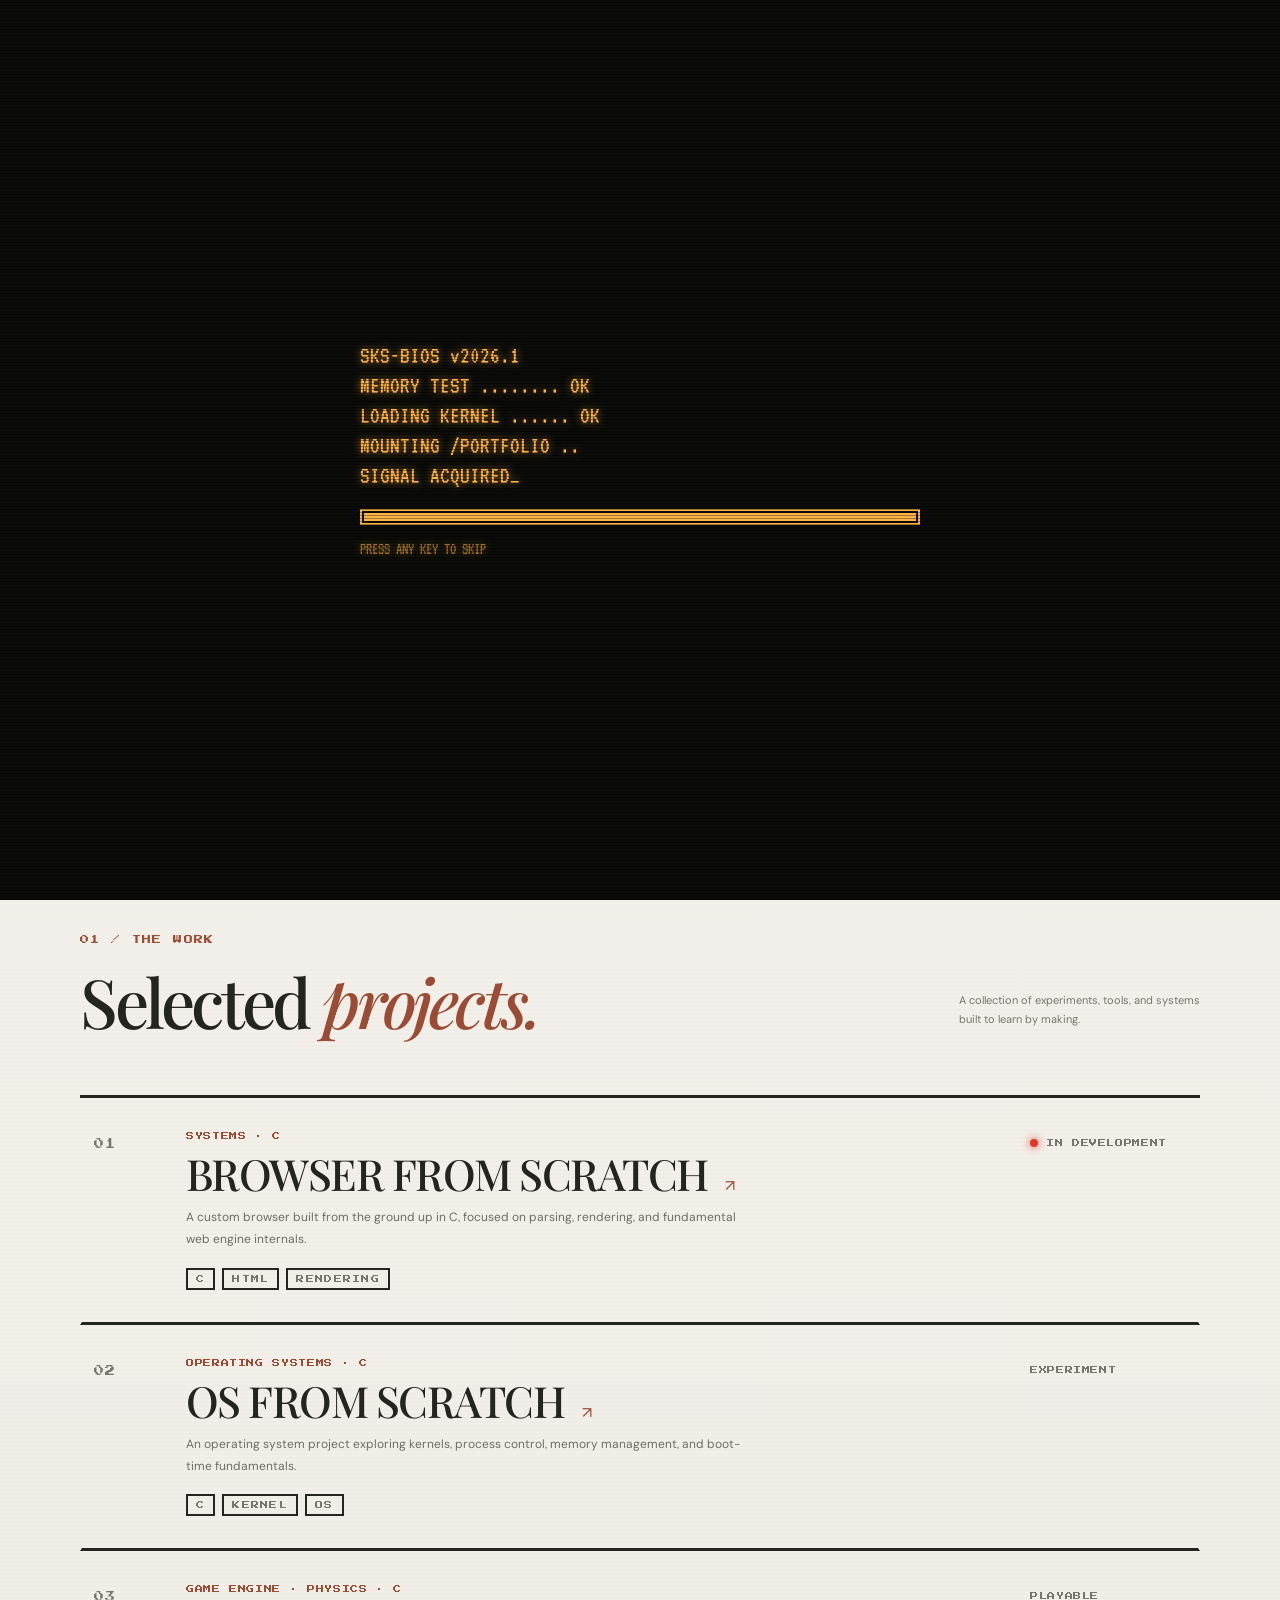
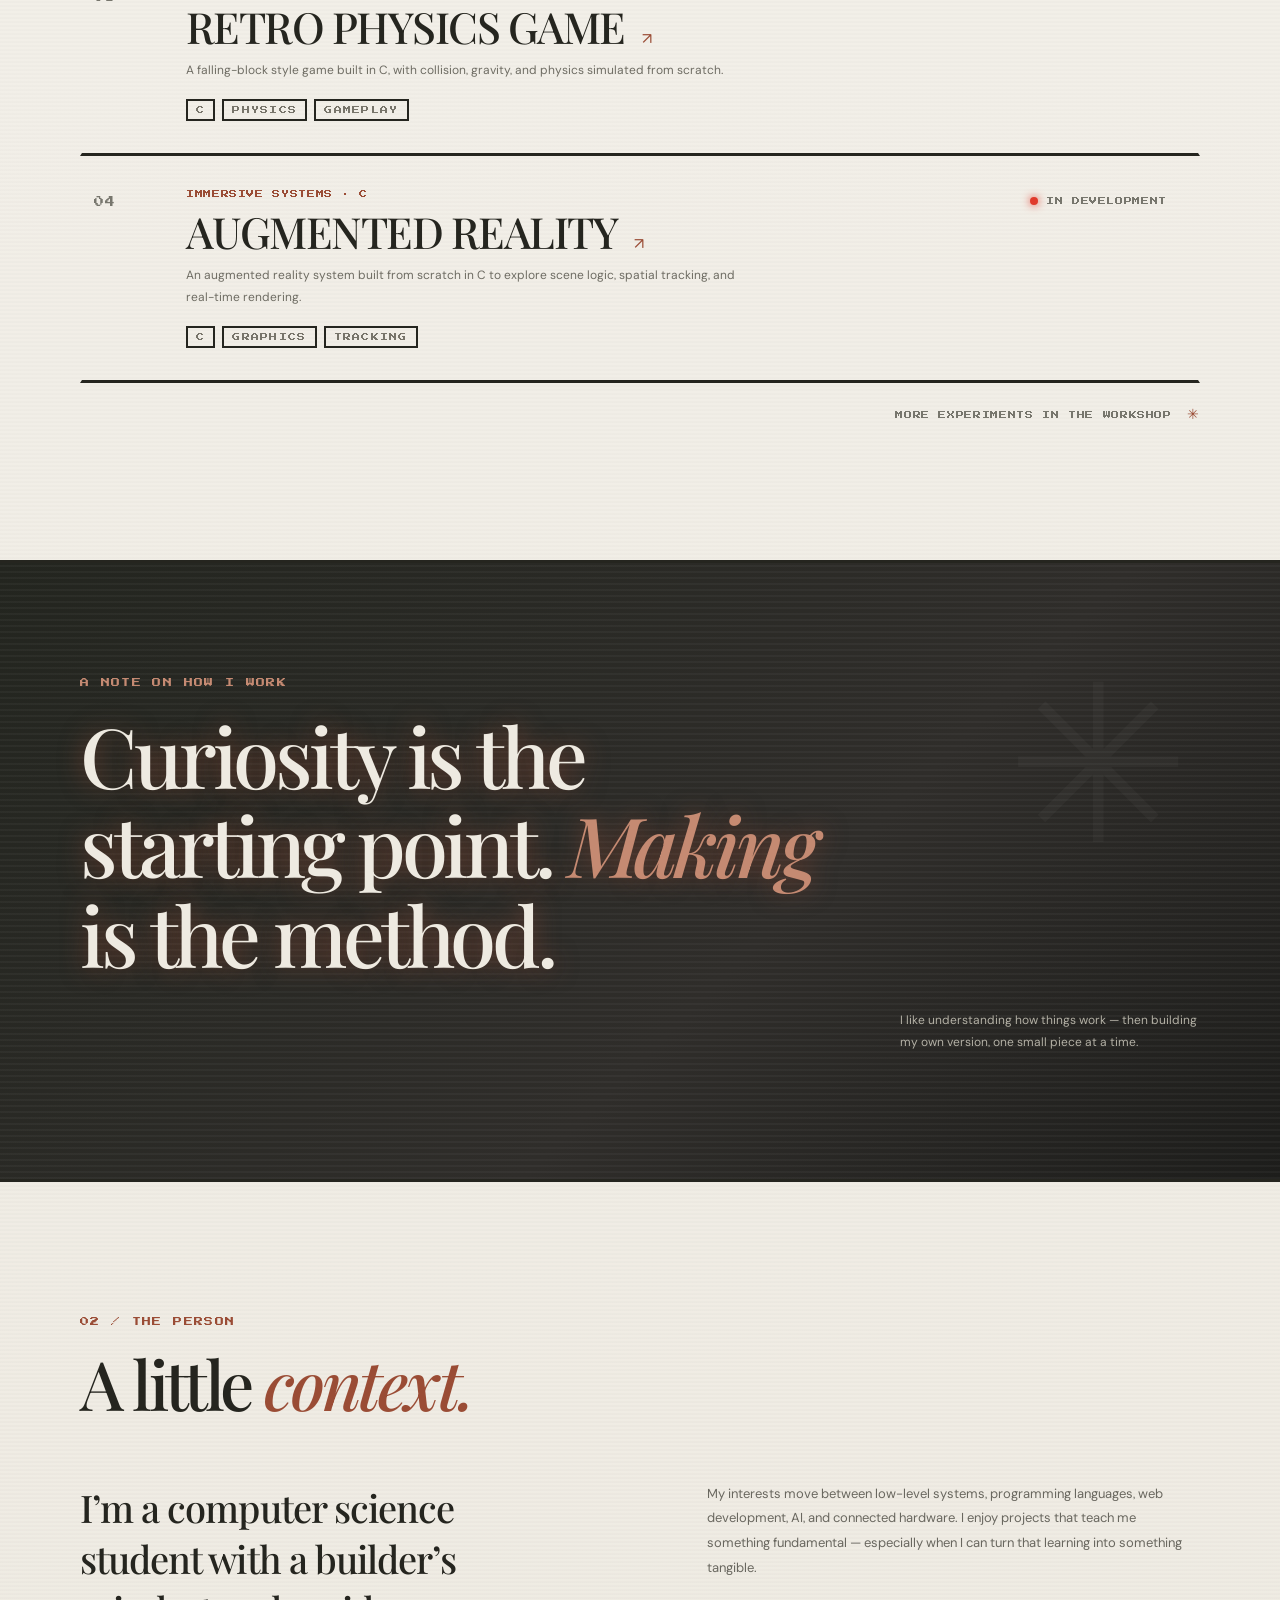
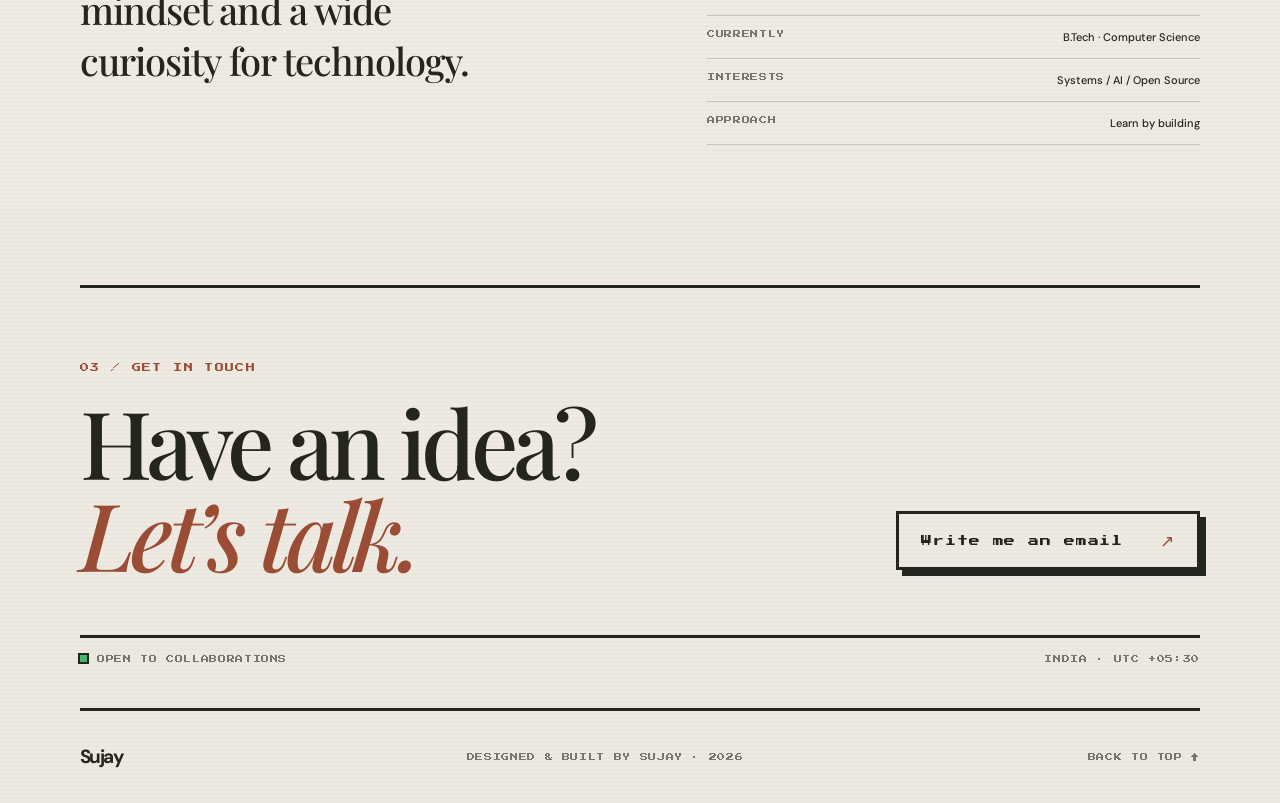
<file: index.html>
<!doctype html>
<html lang="en">
<head>
  <meta charset="UTF-8">
  <meta name="viewport" content="width=device-width, initial-scale=1.0">
  <meta name="theme-color" content="#eeeae1">
  <meta name="description" content="Sujay Kumar Samal — developer, builder, and curious mind. Explore selected projects and experiments.">
  <title>Sujay Kumar Samal — Portfolio</title>
  <link rel="preconnect" href="https://fonts.googleapis.com">
  <link rel="preconnect" href="https://fonts.gstatic.com" crossorigin>
  <link href="https://fonts.googleapis.com/css2?family=DM+Mono:wght@400;500&family=DM+Sans:wght@400;500;600;700&family=Playfair+Display:wght@500;600;700&family=Press+Start+2P&family=VT323&display=swap" rel="stylesheet">
  <link rel="stylesheet" href="style.css">
  <link rel="stylesheet" href="retro.css">
  <script>try{if(!sessionStorage.getItem("sks-booted")&&!matchMedia("(prefers-reduced-motion: reduce)").matches)document.documentElement.classList.add("booting")}catch(e){}</script>
</head>
<body>

  <div class="grain" aria-hidden="true"></div>
  <header class="topbar">
    <a class="wordmark" href="#home" aria-label="Sujay home"><span class="wordmark-name">Sujay</span></a>
    <nav aria-label="Main navigation">
      <a href="#work">Selected work</a>
      <a href="#about">About</a>
      <a href="#contact">Contact</a>
    </nav>
    <div class="header-actions">
      <div class="theme-picker">
        <button class="theme-trigger mono" type="button" aria-expanded="false" aria-controls="theme-options">
          <span class="theme-swatch" aria-hidden="true"></span><span class="theme-current">BEIGE</span><span class="theme-chevron">⌄</span>
        </button>
        <div class="theme-options" id="theme-options" role="group" aria-label="Choose website theme">
          <button type="button" data-theme="beige" aria-pressed="true"><i class="swatch beige"></i>Beige</button>
          <button type="button" data-theme="wine" aria-pressed="false"><i class="swatch wine"></i>Wine</button>
          <button type="button" data-theme="forest" aria-pressed="false"><i class="swatch forest"></i>Forest</button>
          <button type="button" data-theme="midnight" aria-pressed="false"><i class="swatch midnight"></i>Midnight</button>
          <button type="button" data-theme="slate" aria-pressed="false"><i class="swatch slate"></i>Slate</button>
          <button type="button" data-theme="plum" aria-pressed="false"><i class="swatch plum"></i>Plum</button>
        </div>
      </div>
      <a class="availability" href="mailto:sujaykrsamal@gmail.com"><span class="status-dot"></span> Open to opportunities</a>
    </div>
    <button class="menu-toggle" aria-label="Open menu" aria-expanded="false">☰</button>
  </header>

  <main>
    <section class="hero section-wrap" id="home">
      <div class="hero-meta mono reveal"><span>PORTFOLIO / 2026</span><span>INDEPENDENT DEVELOPER</span></div>
      <div class="hero-copy">
        <p class="eyebrow reveal">HELLO, I'M SUJAY KUMAR SAMAL</p>
        <h1 class="reveal">I build things<br><em>that make sense.</em></h1>
        <div class="hero-bottom reveal">
          <p class="intro">A computer science student exploring software, systems, and the space between a curious idea and a working product.</p>
          <a class="round-link" href="#work" aria-label="Explore selected work"><span>↓</span></a>
        </div>
        <div class="hero-stats reveal" aria-label="Quick stats about Sujay">
          <div><span class="mono">04</span><small>Active experiments</small></div>
          <div><span class="mono">C / C++ / WEB / AI</span><small>Core stack</small></div>
          <div><span class="mono">2026</span><small>Building in public</small></div>
        </div>
      </div>
      <div class="hero-rule"></div>
      <div class="hero-foot mono reveal"><span>BASED IN INDIA</span><span>BUILDING WITH C · C++ · WEB · AI</span></div>
      <div class="orbit-mark" aria-hidden="true"><span>DESIGN</span><b>✳</b><span>ENGINEER</span></div>
    </section>

    <section class="work section-wrap" id="work">
      <div class="section-heading reveal">
        <div><p class="eyebrow">01 / THE WORK</p><h2>Selected <em>projects.</em></h2></div>
        <p class="section-note">A collection of experiments, tools, and systems<br>built to learn by making.</p>
      </div>
      <div class="project-list">

        <a class="project reveal" href="project.html?id=browser" data-project="browser">
          <div class="project-index mono">01</div>
          <div class="project-main">
            <div class="project-kicker mono">SYSTEMS · C</div>
            <h3>BROWSER FROM SCRATCH <span class="project-mark">↗</span></h3>
            <p>A custom browser built from the ground up in C, focused on parsing, rendering, and fundamental web engine internals.</p>
            <div class="tags">
              <span>C</span>
              <span>HTML</span>
              <span>RENDERING</span>
            </div>
          </div>
          <div class="project-side">
            <span class="project-status">IN DEVELOPMENT</span>
            <span class="project-arrow">↗</span>
          </div>
        </a>

        <a class="project reveal" href="project.html?id=os" data-project="os">
          <div class="project-index mono">02</div>
          <div class="project-main">
            <div class="project-kicker mono">OPERATING SYSTEMS · C</div>
            <h3>OS FROM SCRATCH <span class="project-mark">↗</span></h3>
            <p>An operating system project exploring kernels, process control, memory management, and boot-time fundamentals.</p>
            <div class="tags">
              <span>C</span>
              <span>KERNEL</span>
              <span>OS</span>
            </div>
          </div>
          <div class="project-side">
            <span class="project-status">EXPERIMENT</span>
            <span class="project-arrow">↗</span>
          </div>
        </a>

        <a class="project reveal" href="project.html?id=game" data-project="game">
          <div class="project-index mono">03</div>
          <div class="project-main">
            <div class="project-kicker mono">GAME ENGINE · PHYSICS · C</div>
            <h3>RETRO PHYSICS GAME <span class="project-mark">↗</span></h3>
            <p>A falling-block style game built in C, with collision, gravity, and physics simulated from scratch.</p>
            <div class="tags">
              <span>C</span>
              <span>PHYSICS</span>
              <span>GAMEPLAY</span>
            </div>
          </div>
          <div class="project-side">
            <span class="project-status">PLAYABLE</span>
            <span class="project-arrow">↗</span>
          </div>
        </a>

        <a class="project reveal" href="project.html?id=ar" data-project="ar">
          <div class="project-index mono">04</div>
          <div class="project-main">
            <div class="project-kicker mono">IMMERSIVE SYSTEMS · C</div>
            <h3>AUGMENTED REALITY <span class="project-mark">↗</span></h3>
            <p>An augmented reality system built from scratch in C to explore scene logic, spatial tracking, and real-time rendering.</p>
            <div class="tags">
              <span>C</span>
              <span>GRAPHICS</span>
              <span>TRACKING</span>
            </div>
          </div>
          <div class="project-side">
            <span class="project-status">IN DEVELOPMENT</span>
            <span class="project-arrow">↗</span>
          </div>
        </a>

      </div>
      <p class="work-foot mono">MORE EXPERIMENTS IN THE WORKSHOP <span>✳</span></p>
    </section>

    <section class="statement">
      <div class="section-wrap statement-inner reveal">
        <p class="eyebrow">A NOTE ON HOW I WORK</p>
        <h2>Curiosity is the<br>starting point. <em>Making</em><br>is the method.</h2>
        <p class="statement-caption">I like understanding how things work — then building my own version, one small piece at a time.</p>
      </div>
    </section>

    <section class="about section-wrap" id="about">
      <div class="section-heading reveal">
        <div><p class="eyebrow">02 / THE PERSON</p><h2>A little <em>context.</em></h2></div>
      </div>
      <div class="about-grid">
        <p class="about-lead reveal">I’m a computer science student with a builder’s mindset and a wide curiosity for technology.</p>
        <div class="about-detail reveal">
          <p>My interests move between low-level systems, programming languages, web development, AI, and connected hardware. I enjoy projects that teach me something fundamental — especially when I can turn that learning into something tangible.</p>
          <div class="facts">
            <div><span class="mono">CURRENTLY</span><b>B.Tech · Computer Science</b></div>
            <div><span class="mono">INTERESTS</span><b>Systems / AI / Open Source</b></div>
            <div><span class="mono">APPROACH</span><b>Learn by building</b></div>
          </div>
        </div>
      </div>
    </section>

    <section class="contact section-wrap" id="contact">
      <p class="eyebrow reveal">03 / GET IN TOUCH</p>
      <div class="contact-row reveal">
        <h2>Have an idea?<br><em>Let’s talk.</em></h2>
        <a class="contact-button" href="mailto:sujaykrsamal@gmail.com">Write me an email <span>↗</span></a>
      </div>
      <div class="contact-bottom mono reveal"><span class="availability-copy" aria-label="OPEN TO COLLABORATIONS & OPPORTUNITIES"><span class="typing-text" aria-hidden="true">OPEN TO COLLABORATIONS &amp; OPPORTUNITIES</span></span><span>INDIA · UTC +05:30</span></div>
    </section>
  </main>

  <footer class="footer section-wrap">
    <a class="wordmark" href="#home">Sujay</a>
    <span class="mono">DESIGNED & BUILT BY SUJAY · 2026</span>
    <a class="back-top mono" href="#home">BACK TO TOP ↑</a>
  </footer>

  <dialog class="project-dialog" aria-labelledby="dialog-title">
    <button class="dialog-close" aria-label="Close project details">×</button>
    <p class="eyebrow mono" id="dialog-kicker">PROJECT NOTES</p>
    <h2 id="dialog-title">Project</h2>
    <p id="dialog-description"></p>
    <div class="dialog-footer mono"><span id="dialog-stack"></span><span>PROJECT NOTES / 2026</span></div>
    <div class="dialog-actions"><a id="dialog-link" href="project.html?id=ar">Read the full case study</a></div>
  </dialog>
  <script src="script.js"></script>
  <script src="retro.js"></script>
</body>
</html>
</file>
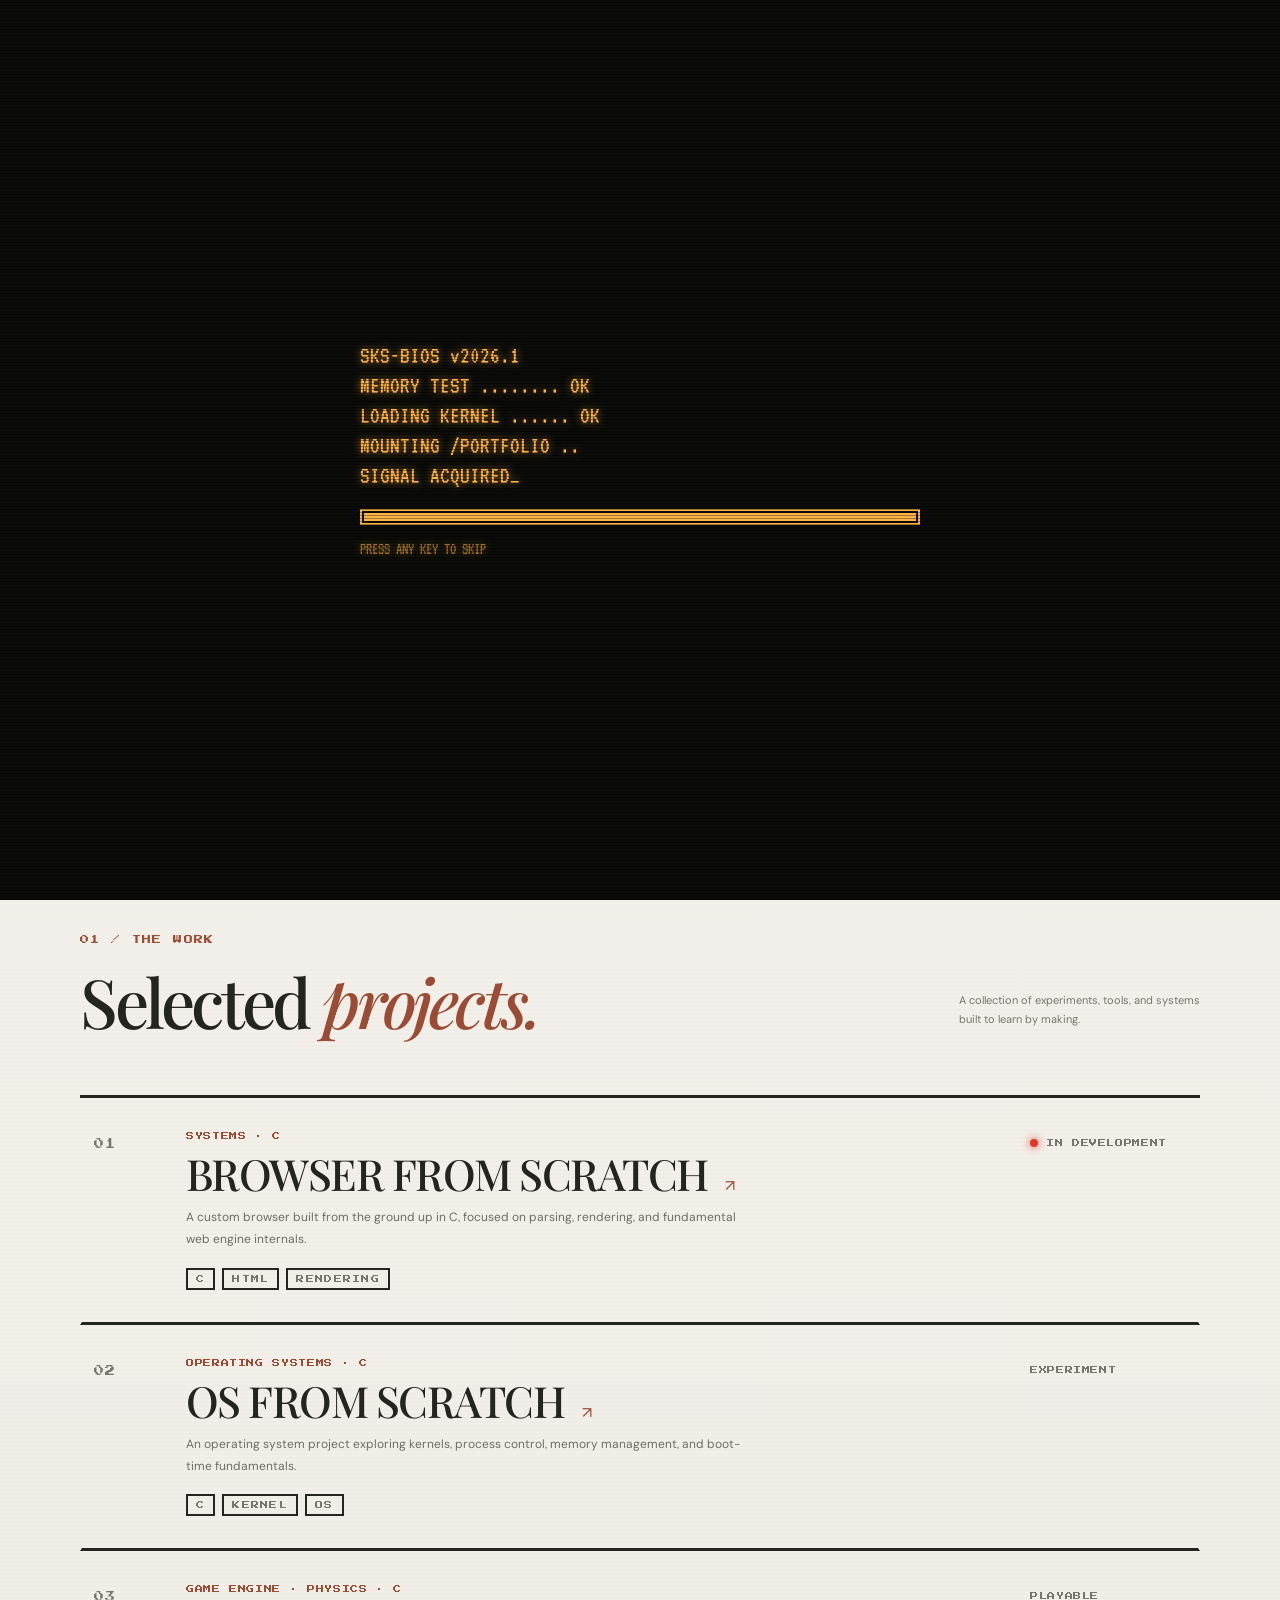
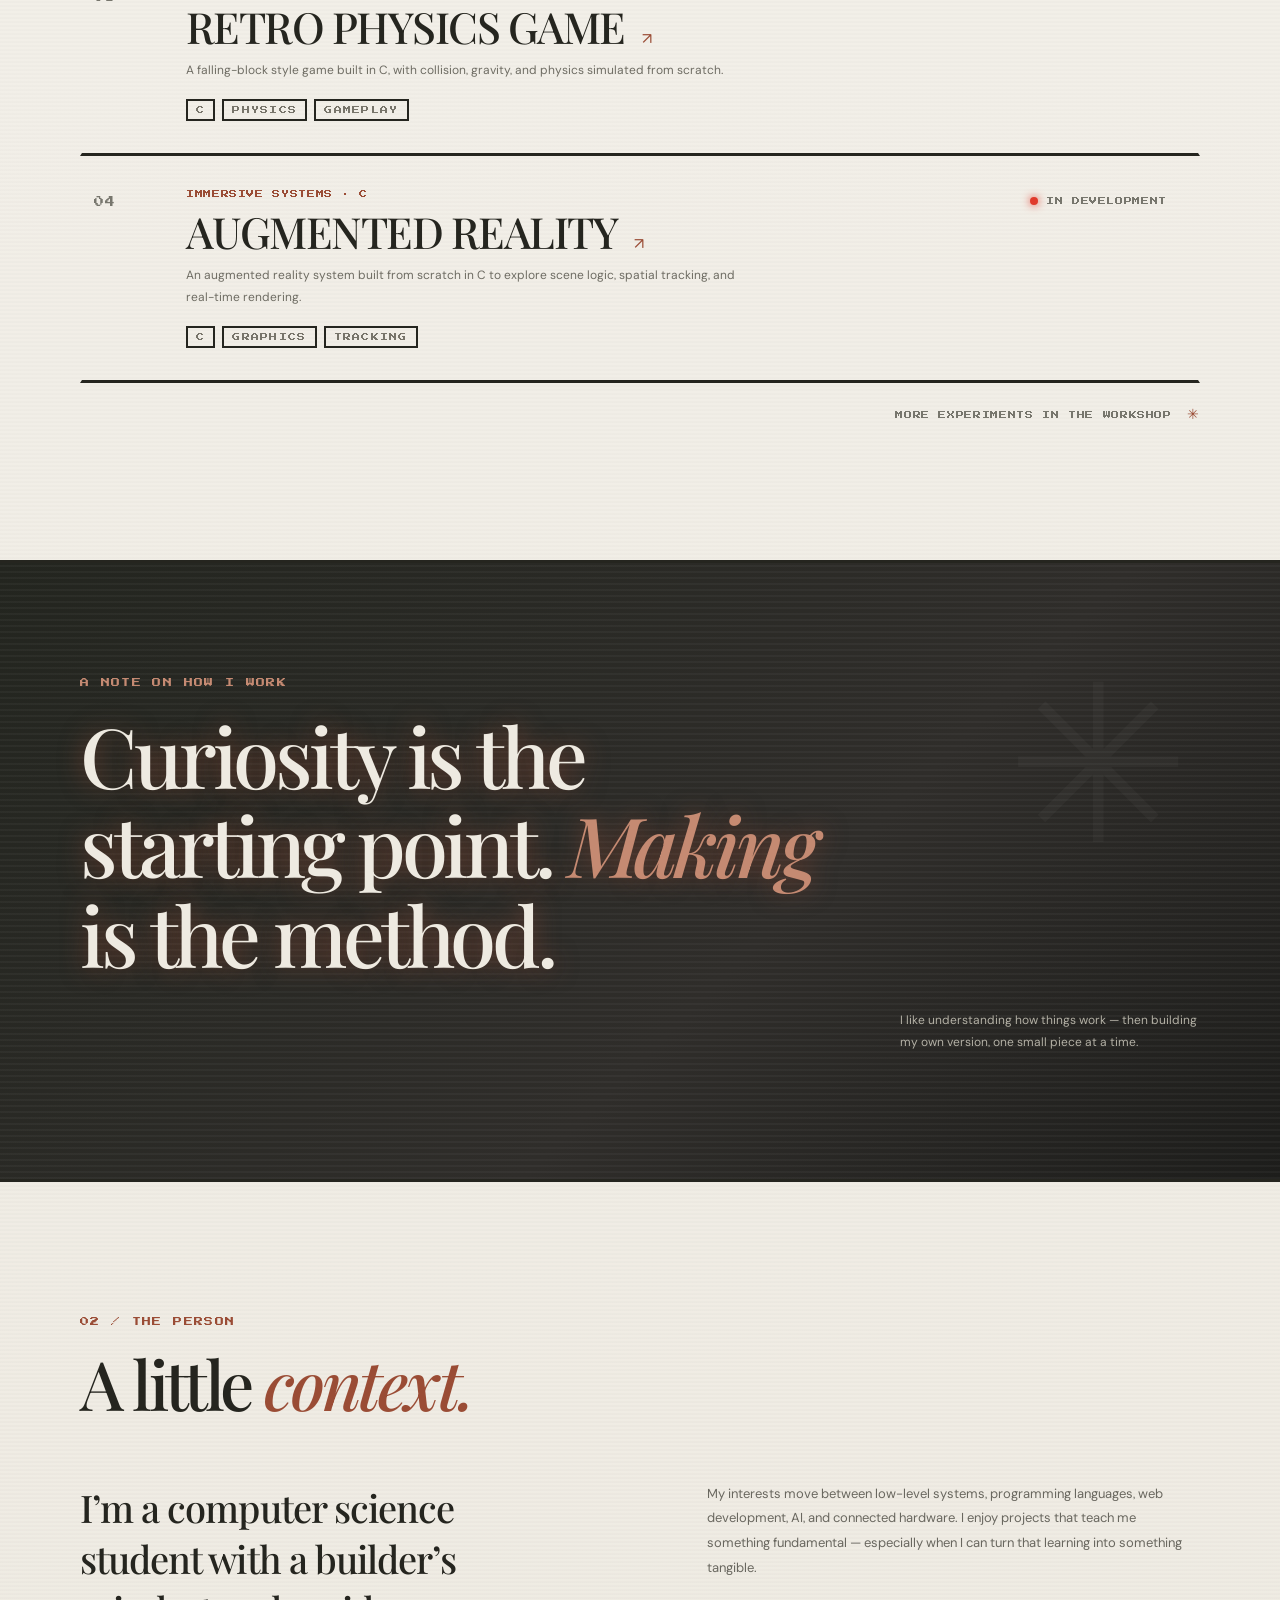
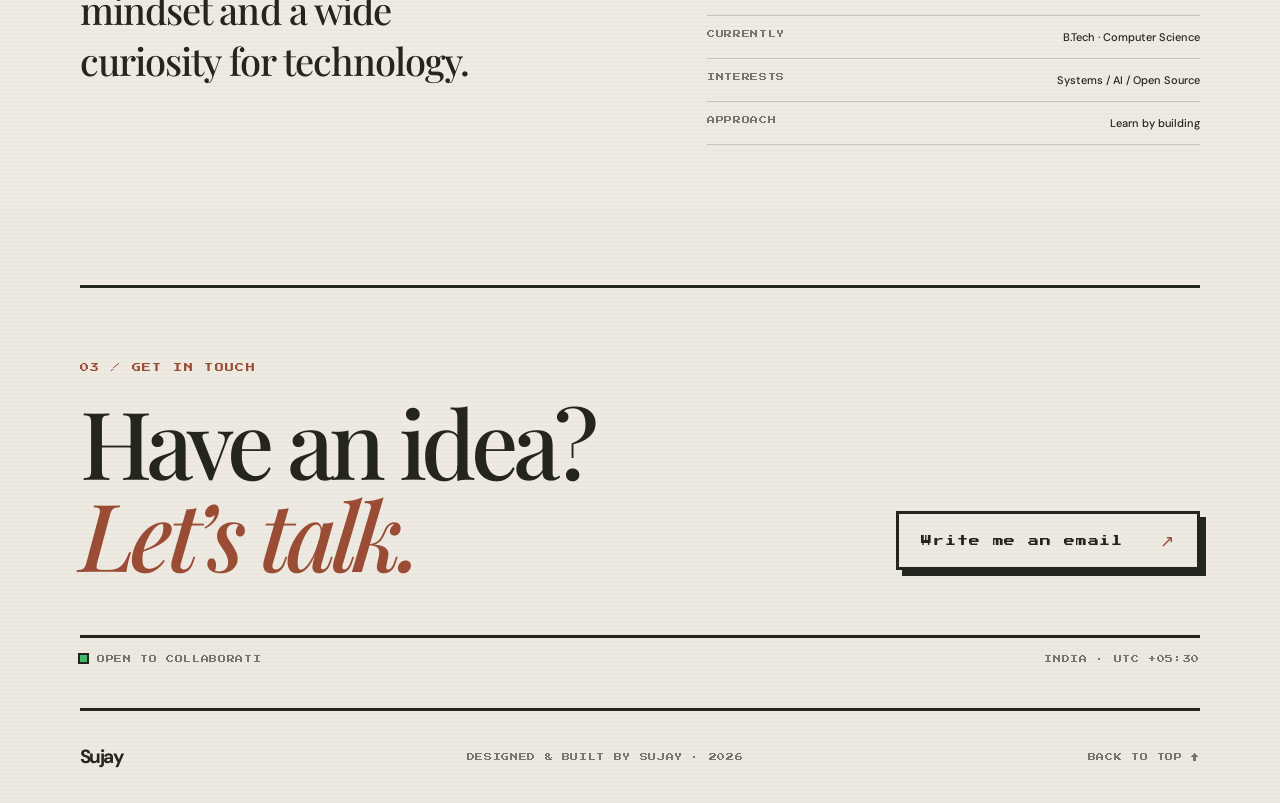
<file: project.html>
<!DOCTYPE html>
<html lang="en">
<head>
  <meta charset="UTF-8">
  <meta name="viewport" content="width=device-width, initial-scale=1.0">
  <title>Project | Sujay</title>

  <link rel="preconnect" href="https://fonts.googleapis.com">
  <link rel="preconnect" href="https://fonts.gstatic.com" crossorigin>
  <link href="https://fonts.googleapis.com/css2?family=DM+Mono:wght@400;500&family=DM+Sans:wght@400;500;600;700&family=Playfair+Display:wght@500;600;700&family=Press+Start+2P&family=VT323&display=swap" rel="stylesheet">
  <link rel="stylesheet" href="style.css">
  <link rel="stylesheet" href="retro.css">
  <script src="script.js" defer></script>
  <script src="project.js" defer></script>
  <script src="retro.js" defer></script>
</head>

<body>

<header class="topbar">
  <a class="wordmark" href="index.html"><span class="wordmark-name">Sujay</span></a>

  <nav>
    <a href="index.html#work">Work</a>
    <a href="index.html#about">About</a>
    <a href="index.html#contact">Contact</a>
  </nav>

  <div class="header-actions">
    <div class="theme-picker">
      <button class="theme-trigger mono" type="button" aria-expanded="false" aria-controls="theme-options">
        <span class="theme-swatch" aria-hidden="true"></span><span class="theme-current">BEIGE</span><span class="theme-chevron">⌄</span>
      </button>
      <div class="theme-options" id="theme-options" role="group" aria-label="Choose website theme">
        <button type="button" data-theme="beige" aria-pressed="true"><i class="swatch beige"></i>Beige</button>
        <button type="button" data-theme="wine" aria-pressed="false"><i class="swatch wine"></i>Wine</button>
        <button type="button" data-theme="forest" aria-pressed="false"><i class="swatch forest"></i>Forest</button>
        <button type="button" data-theme="midnight" aria-pressed="false"><i class="swatch midnight"></i>Midnight</button>
        <button type="button" data-theme="slate" aria-pressed="false"><i class="swatch slate"></i>Slate</button>
        <button type="button" data-theme="plum" aria-pressed="false"><i class="swatch plum"></i>Plum</button>
      </div>
    </div>
    <a href="index.html" class="mono">← BACK HOME</a>
  </div>
</header>

<main class="case-study section-wrap">

  <a href="index.html#work" class="back-link mono">
    ← BACK TO PROJECTS
  </a>

  <section class="case-hero">
    <p class="eyebrow" id="case-kicker"></p>

    <h1 id="case-title"></h1>

    <p id="case-summary" class="case-summary"></p>

    <div class="case-meta mono">
      <span id="case-stack"></span>
      <span id="case-status"></span>
    </div>
  </section>

  <section class="case-cover">
    <div class="cover-frame">
      <span class="mono">PROJECT ARCHIVE</span>
      <div id="cover-symbol" class="cover-symbol">✳</div>
      <span class="mono">AN EXPERIMENT BY SUJAY</span>
    </div>
  </section>

  <div class="case-content">

    <section>
      <p class="eyebrow">01 / OVERVIEW</p>
      <h2 id="case-overview-title"></h2>
      <p id="case-overview"></p>
    </section>

    <section>
      <p class="eyebrow">02 / DEVELOPMENT</p>
      <h2>The process.</h2>
      <ul id="case-process"></ul>
    </section>

    <section>
      <p class="eyebrow">03 / LEARNINGS</p>
      <h2>What I learned.</h2>
      <p id="case-learning"></p>
    </section>

    <section>
      <p class="eyebrow">04 / LINKS</p>
      <h2>Explore the build.</h2>
      <a id="github-link" target="_blank" rel="noopener noreferrer">
        GitHub Repository ↗
      </a>
    </section>

  </div>

</main>

<footer class="footer section-wrap">
  <a class="wordmark" href="index.html">Sujay</a>
  <span class="mono">DESIGNED BY SUJAY · 2026</span>
  <a href="index.html#work">ALL PROJECTS ↑</a>
</footer>

</body>
</html>
</file>
<file: style.css>
:root{--paper:#f5f1ea;--ink:#1d1d1a;--muted:#5d5a55;--line:#1d1d1a;--accent:#ff6a3d;--accent-2:#8d7cff;--serif:"Playfair Display",Georgia,serif;--sans:"DM Sans",Arial,sans-serif;--mono:"DM Mono",monospace;--pixel:"Press Start 2P","Courier New",monospace;--shadow:10px 10px 0 var(--ink);--panel:#efe7dd}
*{box-sizing:border-box}html{scroll-behavior:smooth}body{margin:0;background:
  linear-gradient(180deg, rgba(255,255,255,.4), rgba(255,255,255,0)),
  repeating-linear-gradient(0deg, rgba(20,20,18,.02), rgba(20,20,18,.02) 2px, transparent 2px, transparent 4px),
  var(--paper);color:var(--ink);font-family:var(--sans);-webkit-font-smoothing:antialiased;font-feature-settings:"ss01" on}a{color:inherit;text-decoration:none}.grain{position:fixed;inset:0;pointer-events:none;z-index:10;opacity:.12;background-image:url("data:image/svg+xml,%3Csvg viewBox='0 0 180 180' xmlns='http://www.w3.org/2000/svg'%3E%3Cfilter id='n'%3E%3CfeTurbulence type='fractalNoise' baseFrequency='.92' numOctaves='3' stitchTiles='stitch'/%3E%3C/filter%3E%3Crect width='100%25' height='100%25' filter='url(%23n)' opacity='.18'/%3E%3C/svg%3E")}.mono,.eyebrow,.project-kicker,.tags,.project-status,.theme-trigger,.theme-options button,.availability,.contact-button,.back-top,.work-foot,.hero-meta,.hero-foot,.case-meta,.wordmark-mark,.dialog-actions a,.project-status,.theme-current{font-family:var(--pixel);letter-spacing:.08em}.section-wrap{width:min(1120px,calc(100% - 96px));margin-inline:auto}.topbar{height:78px;padding:0 48px;display:flex;align-items:center;justify-content:space-between;border-bottom:3px solid var(--ink);position:relative;z-index:20;background:rgba(255,255,255,.18);box-shadow:0 6px 0 rgba(29,29,26,.06)}.wordmark{display:inline-flex;align-items:flex-start;gap:4px;font-weight:700;font-size:19px;letter-spacing:-.08em;line-height:1}.wordmark-name{font-family:var(--serif);font-size:1.5em;font-weight:700;letter-spacing:-.06em;color:var(--ink);text-transform:none}.wordmark-mark{font:10px var(--mono);vertical-align:top;margin-left:1px;color:var(--accent);transform:translateY(-2px)}nav{display:flex;gap:34px;font-size:12px;color:#55544c}nav a,.back-top{transition:color .25s,transform .25s}nav a:hover,.back-top:hover{color:var(--accent);transform:translateX(2px)}.availability{font:10px var(--pixel);letter-spacing:.04em;color:#5f5e55}.status-dot{display:inline-block;width:7px;height:7px;border-radius:0;background:#78876b;margin-right:8px;box-shadow:0 0 0 3px #78876b20}.menu-toggle{display:none;background:none;border:0;font-size:20px}
.hero{min-height:670px;padding-top:44px;position:relative;display:flex;flex-direction:column}.hero-meta,.hero-foot{display:flex;justify-content:space-between;color:var(--muted);font-size:9px}.hero-copy{margin:auto 0;max-width:900px;padding:76px 0 45px}.eyebrow{font-size:9px;letter-spacing:.15em;color:var(--accent);margin:0 0 23px;text-transform:uppercase}.hero h1{font:600 clamp(66px,9vw,122px)/.96 var(--serif);letter-spacing:-.065em;margin:0;text-shadow:4px 4px 0 rgba(29,29,26,.08)}.hero h1 em,.section-heading h2 em,.statement h2 em,.contact h2 em{font-weight:500;color:var(--accent)}.hero-bottom{display:flex;align-items:flex-end;justify-content:space-between;margin-top:38px;max-width:700px}.intro{font-size:14px;line-height:1.8;color:#64635b;max-width:430px;margin:0}.hero-stats{display:grid;grid-template-columns:repeat(3,minmax(0,1fr));gap:18px;margin-top:34px;padding-top:22px;border-top:3px solid var(--ink);max-width:760px}.hero-stats div{display:flex;flex-direction:column;gap:8px;padding:14px 0}.hero-stats span{font-size:12px;color:var(--ink)}.hero-stats small{font:10px var(--pixel);letter-spacing:.08em;color:var(--muted);text-transform:uppercase}.round-link{width:52px;height:52px;border:3px solid var(--ink);border-radius:0;display:grid;place-items:center;font-size:22px;transition:background .3s,color .3s,transform .3s;box-shadow:7px 7px 0 var(--ink);background:var(--paper)}.round-link:hover{background:var(--ink);color:var(--paper);transform:translate(-3px,3px);box-shadow:3px 3px 0 var(--ink)}.hero-rule{height:3px;background:var(--ink);margin-bottom:18px}.hero-foot{padding-bottom:24px}.orbit-mark{position:absolute;right:3%;top:45%;display:flex;align-items:center;gap:9px;transform:rotate(90deg);font:8px var(--pixel);letter-spacing:.15em;color:#a09b8f}.orbit-mark b{font-size:27px;color:var(--accent);font-weight:400}
.work{padding-top:135px;padding-bottom:130px}.section-heading{display:flex;justify-content:space-between;align-items:flex-end;margin-bottom:60px}.section-heading h2{font:500 clamp(43px,6vw,68px)/1 var(--serif);letter-spacing:-.05em;margin:0}.section-note{font-size:11px;line-height:1.8;color:var(--muted);margin:0 0 5px}.project-list{border-top:3px solid var(--ink)}.project{display:grid;grid-template-columns:70px 1fr 150px;gap:22px;padding:32px 18px 32px 12px;border:2px solid transparent;border-bottom:3px solid var(--ink);cursor:pointer;transition:transform .25s ease,box-shadow .25s ease,padding .35s ease,background .35s ease;position:relative;border-radius:0;box-shadow:none;background:transparent}.project:hover{transform:translate(-5px,-5px);box-shadow:10px 10px 0 var(--ink);background:linear-gradient(180deg, rgba(255,255,255,.2), rgba(255,255,255,.06));padding-left:22px;padding-right:22px;border-color:var(--ink)}.project-index{font-size:10px;color:var(--muted);padding-top:7px}.project-kicker{font-size:8px;color:var(--accent);margin-bottom:10px}.project h3{font:500 clamp(28px,4vw,43px)/1.1 var(--serif);letter-spacing:-.035em;margin:0 0 10px}.project-mark{font:16px var(--sans);color:var(--accent);display:inline-block;margin-left:9px;transition:transform .3s}.project:hover .project-mark{transform:translate(4px,-4px)}.project-main>p{font-size:12px;color:#6e6c63;line-height:1.8;max-width:570px;margin:0 0 17px}.tags{display:flex;gap:7px;flex-wrap:wrap}.tags span{font-size:8px;color:#77746a;border:2px solid var(--ink);padding:5px 8px;border-radius:0;background:transparent}.project-side{display:flex;align-items:flex-start;justify-content:space-between;padding-top:7px}.project-status{font-size:8px;color:var(--muted);white-space:nowrap}.project-arrow{font-size:18px;color:var(--accent);opacity:0;transform:translate(-5px,5px);transition:.3s}.project:hover .project-arrow{opacity:1;transform:translate(0)}.work-foot{font-size:8px;color:var(--muted);text-align:right;margin-top:22px}.work-foot span{color:var(--accent);font-size:14px;margin-left:7px}
.statement{background:linear-gradient(135deg,#23251f,#2f2d2a 60%,#1d1d1b);color:var(--paper);padding:115px 0 125px;position:relative;overflow:hidden;border-top:3px solid var(--ink);border-bottom:3px solid var(--ink)}.statement:after{content:"✳";position:absolute;right:7%;top:10%;font-size:220px;color:#ffffff08}.statement .eyebrow{color:#c58a72}.statement h2{font:500 clamp(48px,7vw,83px)/1.08 var(--serif);letter-spacing:-.05em;margin:0}.statement h2 em{color:#c58a72}.statement-caption{font-size:12px;line-height:1.8;color:#b3b0a5;max-width:300px;margin:32px 0 0 auto}
.about{padding-top:135px;padding-bottom:140px}.about .section-heading{margin-bottom:65px}.about-grid{display:grid;grid-template-columns:1fr 1fr;gap:12%}.about-lead{font:500 clamp(25px,3.2vw,38px)/1.35 var(--serif);letter-spacing:-.025em;margin:0;max-width:430px}.about-detail>p{font-size:13px;line-height:1.9;color:#69675f;margin:0 0 35px}.facts{border-top:1px solid var(--line)}.facts div{display:flex;justify-content:space-between;gap:15px;padding:14px 0;border-bottom:1px solid var(--line)}.facts span{font-size:8px;color:var(--muted)}.facts b{font-size:11px;font-weight:500}
.contact{padding-top:75px;padding-bottom:45px;border-top:3px solid var(--ink)}.contact-row{display:flex;justify-content:space-between;align-items:flex-end}.contact h2{font:500 clamp(56px,8vw,94px)/.98 var(--serif);letter-spacing:-.055em;margin:0 0 55px}.contact-button{font-size:11px;border:3px solid var(--ink);padding:16px 22px;margin-bottom:65px;transition:color .25s,border-color .25s;display:inline-block;background:transparent;box-shadow:6px 6px 0 var(--ink);font-family:var(--pixel)}.contact-button span{color:var(--accent);font-size:17px;margin-left:25px}.contact-button:hover{color:var(--accent);border-color:var(--accent);transform:translate(-2px,-2px);box-shadow:10px 10px 0 var(--ink)}.contact-bottom{border-top:3px solid var(--ink);padding-top:17px;display:flex;justify-content:space-between;color:var(--muted);font-size:8px}.footer{height:95px;display:flex;align-items:center;justify-content:space-between;border-top:3px solid var(--ink)}.footer .mono{font-size:8px;color:var(--muted);letter-spacing:.08em}.back-top{font-size:8px;color:var(--muted)}
.project-dialog{width:min(540px,calc(100% - 32px));border:3px solid var(--ink);background:var(--paper);color:var(--ink);padding:42px;box-shadow:12px 12px 0 var(--ink);border-radius:0}.project-dialog::backdrop{background:#1e1e19a8;backdrop-filter:blur(5px)}.dialog-close{position:absolute;right:18px;top:12px;border:0;background:none;font-size:28px;cursor:pointer;color:var(--muted)}.project-dialog h2{font:500 43px var(--serif);letter-spacing:-.04em;margin:0 0 18px}.project-dialog>p:not(.eyebrow){font-size:13px;line-height:1.9;color:#6b695f}.dialog-footer{border-top:2px solid var(--ink);padding-top:17px;margin-top:35px;display:flex;justify-content:space-between;gap:12px;font-size:8px;color:var(--muted)}.dialog-actions{margin-top:22px}.dialog-actions a{display:inline-flex;align-items:center;gap:8px;padding:10px 14px;border:2px solid var(--ink);border-radius:0;font:10px var(--pixel);letter-spacing:.08em;color:var(--ink);transition:all .2s ease;box-shadow:4px 4px 0 var(--ink)}.dialog-actions a:hover{border-color:var(--accent);color:var(--accent);transform:translate(-2px,-2px);box-shadow:6px 6px 0 var(--accent)}
.reveal{opacity:0;transform:translateY(22px);transition:opacity .8s ease,transform .8s cubic-bezier(.2,.7,.2,1)}.reveal.visible{opacity:1;transform:translateY(0)}
@media(max-width:700px){.section-wrap{width:calc(100% - 40px)}.topbar{height:66px;padding:0 20px}.topbar nav{display:none;position:absolute;top:65px;left:0;right:0;background:var(--paper);border-bottom:1px solid var(--line);padding:22px;flex-direction:column;gap:20px}.topbar nav.open{display:flex}.availability{display:none}.menu-toggle{display:block}.hero{min-height:610px;padding-top:30px}.hero-meta,.hero-foot{font-size:7px}.hero-copy{padding:70px 0}.hero h1{font-size:clamp(57px,14vw,88px)}.intro{font-size:12px;max-width:270px}.orbit-mark{right:-30px;top:38%;transform:rotate(90deg) scale(.8)}.work,.about{padding-top:90px;padding-bottom:90px}.section-heading{display:block;margin-bottom:40px}.section-note{margin-top:18px}.project{grid-template-columns:28px 1fr;padding:27px 0}.project-side{grid-column:2;padding-top:0}.project-status{font-size:7px}.project-arrow{opacity:1;transform:none}.project h3{font-size:31px}.project-main>p{font-size:11px}.statement{padding:85px 0}.statement-caption{margin-left:0}.about-grid{grid-template-columns:1fr;gap:35px}.about-lead{font-size:31px}.contact{padding-top:60px}.contact-row{display:block}.contact h2{font-size:67px;margin-bottom:35px}.contact-button{display:inline-block;margin-bottom:45px}.contact-bottom{font-size:7px;gap:15px}.footer{height:80px}.footer .mono{display:none}.project-dialog{padding:35px 25px}.dialog-footer{flex-direction:column}.work-foot{font-size:7px}}
@media(prefers-reduced-motion:reduce){*,*::before,*::after{scroll-behavior:auto!important;transition:none!important}.reveal{opacity:1;transform:none}}


/* Theme palettes */
:root{
  color-scheme:light;
  --paper:#eeeae1;--ink:#25251f;--muted:#77766d;--line:#c9c4b8;--accent:#9a4c35;
  --surface:#e8e3d9;--dialog-shadow:#17171335;--dark-panel:#292a24;--dark-text:#eeeae1;
}
:root[data-theme="wine"]{
  --paper:#f0e7e2;--ink:#351e27;--muted:#866e70;--line:#d2bfc0;--accent:#813b50;
  --surface:#e9dcd9;--dark-panel:#351e27;--dark-text:#f0e7e2;
}
:root[data-theme="forest"]{
  --paper:#e9ece3;--ink:#26352b;--muted:#758074;--line:#c2cbbd;--accent:#536e50;
  --surface:#dfe5d9;--dark-panel:#26352b;--dark-text:#e9ece3;
}
:root[data-theme="slate"]{
  --paper:#edf0f3;--ink:#232b38;--muted:#667381;--line:#cad2dc;--accent:#4a647d;
  --surface:#e3e8ee;--dark-panel:#1f2b36;--dark-text:#edf0f3;
}
:root[data-theme="plum"]{
  --paper:#f2ebf6;--ink:#2b1e35;--muted:#7d687f;--line:#d8c9e1;--accent:#7f5a8c;
  --surface:#eadff1;--dark-panel:#2c1f36;--dark-text:#f2ebf6;
}
:root[data-theme="midnight"]{
  color-scheme:dark;
  --paper:#202321;--ink:#eeeae1;--muted:#a2aaa0;--line:#444b44;--accent:#c49a70;
  --surface:#2b302c;--dialog-shadow:#00000080;--dark-panel:#171b18;--dark-text:#eeeae1;
}
:root[data-theme="midnight"] .statement{background:var(--dark-panel);color:var(--dark-text)}
:root[data-theme="midnight"] .statement-caption{color:#b9beb5}
:root[data-theme="midnight"] .about-detail>p,:root[data-theme="midnight"] .intro,:root[data-theme="midnight"] .project-main>p{color:#b9beb5}
:root[data-theme="midnight"] .tags span{color:#b9beb5}
:root[data-theme="midnight"] .project:hover{background:var(--surface)}
:root[data-theme="midnight"] .project-dialog{background:#292e2a;color:var(--ink)}
:root[data-theme="midnight"] .topbar nav a{color:var(--ink)}
:root[data-theme="midnight"] .topbar nav{background:transparent}
:root[data-theme="midnight"] .status-dot{background:#45b96b;box-shadow:0 0 0 3px #45b96b30}
:root[data-theme="midnight"] .statement h2 em{color:var(--accent)}
:root[data-theme="midnight"] .statement .eyebrow{color:var(--accent)}
:root[data-theme="midnight"] .grain{opacity:.07}
:root[data-theme="midnight"] body{
  background-image:linear-gradient(180deg,rgba(255,255,255,.025),rgba(255,255,255,0)),repeating-linear-gradient(0deg,rgba(238,234,225,.018),rgba(238,234,225,.018) 2px,transparent 2px,transparent 4px);
  background-color:var(--paper);
}
:root[data-theme="midnight"] .topbar{background:rgba(255,255,255,.035);box-shadow:0 6px 0 rgba(0,0,0,.18)}
:root[data-theme="midnight"] .availability{color:var(--muted)}
:root[data-theme="midnight"] .project-dialog>p:not(.eyebrow){color:var(--muted)}
:root[data-theme="slate"] .theme-swatch{background:#4a647d}
:root[data-theme="plum"] .theme-swatch{background:#7f5a8c}

.header-actions{display:flex;align-items:center;gap:25px}
.theme-picker{position:relative}
.theme-trigger{border:2px solid var(--ink);background:transparent;color:var(--ink);padding:9px 11px;display:flex;align-items:center;gap:8px;font-size:8px;letter-spacing:.12em;cursor:pointer;min-width:104px;justify-content:space-between;box-shadow:4px 4px 0 var(--ink)}
.theme-swatch,.swatch{display:inline-block;width:12px;height:12px;border-radius:0;background:#eeeae1;border:1px solid #aaa397;flex:none}
.theme-chevron{font-size:13px;color:var(--muted);margin-left:3px}
.theme-options{position:absolute;right:0;top:calc(100% + 8px);width:175px;padding:6px;background:var(--paper);border:2px solid var(--ink);box-shadow:6px 6px 0 var(--ink);z-index:30;display:none;max-height:240px;overflow-y:auto}
.theme-picker.open .theme-options{display:block;animation:themeIn .18s ease-out}
.theme-options button{width:100%;border:0;background:transparent;color:var(--ink);display:flex;align-items:center;gap:10px;padding:10px 9px;text-align:left;font:10px var(--sans);cursor:pointer}
.theme-options button:hover,.theme-options button[aria-pressed="true"]{background:var(--surface)}
.theme-options button[aria-pressed="true"]::after{content:"✓";margin-left:auto;color:var(--accent)}
.swatch.beige{background:#eeeae1}.swatch.wine{background:#813b50}.swatch.forest{background:#536e50}.swatch.midnight{background:#202321}.swatch.slate{background:#4a647d}.swatch.plum{background:#7f5a8c}
:root[data-theme="wine"] .theme-swatch{background:#813b50}
:root[data-theme="forest"] .theme-swatch{background:#536e50}
:root[data-theme="midnight"] .theme-swatch{background:#202321}
:root[data-theme="slate"] .theme-swatch{background:#4a647d}
:root[data-theme="plum"] .theme-swatch{background:#7f5a8c}
@keyframes themeIn{from{opacity:0;transform:translateY(-5px)}to{opacity:1;transform:translateY(0)}}
@media(max-width:700px){
  .header-actions{margin-left:auto;margin-right:14px;gap:0}
  .theme-trigger{min-width:90px;padding:8px}
  .availability{display:none}
  .theme-options{right:0}
}


/* -----------------------------------------------------------------------------------------------------------*/



/* PROJECT CASE STUDY */

.case-study {
  padding-top: 50px;
}

.back-link {
  display: inline-block;
  margin-bottom: 65px;
  color: var(--accent);
  font-size: 10px;
}

.case-hero {
  max-width: 850px;
  padding-bottom: 60px;
}

.case-hero h1 {
  font: 600 clamp(55px, 9vw, 105px)/1 var(--serif);
  letter-spacing: -.06em;
  margin: 0 0 25px;
}

.case-summary {
  max-width: 550px;
  font-size: 14px;
  line-height: 1.9;
  color: var(--muted);
}

.case-meta {
  display: flex;
  gap: 30px;
  margin-top: 30px;
  font-size: 9px;
  color: var(--muted);
}

.case-cover {
  background: var(--surface);
  min-height: 360px;
  padding: 22px;
  margin-bottom: 90px;
}

.cover-frame {
  min-height: 315px;
  border: 1px solid var(--line);
  display: flex;
  flex-direction: column;
  align-items: center;
  justify-content: space-between;
  padding: 25px;
}

.cover-symbol {
  font: 180px var(--serif);
  color: var(--accent);
}

.case-content {
  max-width: 750px;
  margin: auto;
}

.case-content section {
  display: grid;
  grid-template-columns: 180px 1fr;
  gap: 20px;
  padding-bottom: 65px;
  margin-bottom: 55px;
  border-bottom: 1px solid var(--line);
}

.case-content h2 {
  font: 500 35px var(--serif);
  margin: 0;
}

.case-content p:not(.eyebrow),
.case-content li {
  font-size: 13px;
  line-height: 2;
  color: var(--muted);
}

.case-content section > p:not(.eyebrow),
.case-content ul {
  grid-column: 2;
}

.case-content a {
  color: var(--accent);
  font-family: var(--mono);
  font-size: 11px;
}

@media(max-width:700px) {

  .case-content section {
    grid-template-columns: 1fr;
    gap: 15px;
  }

  .case-content section > p:not(.eyebrow),
  .case-content ul {
    grid-column: 1;
  }

  .case-cover {
    min-height: 250px;
  }

  .cover-frame {
    min-height: 205px;
  }

  .cover-symbol {
    font-size: 120px;
  }

}

.contact-bottom span:first-child {
  display: inline-flex;
  align-items: center;
  gap: 10px;
}

.contact-bottom .availability-copy::before {
  content: "";
  width: 7px;
  height: 7px;
  flex: 0 0 7px;
  background: #45b96b;
  box-shadow: 0 0 0 2px var(--ink);
  animation: statusPixelBlink 1.1s steps(1, end) infinite;
}

.status-dot {
  background: #45b96b;
  box-shadow: 0 0 0 3px #45b96b30;
  animation: statusPixelBlink 1.1s steps(1, end) infinite;
}

.grain {
  animation: analogGrain .24s steps(2, end) infinite;
}

.grain::before {
  content: "";
  position: absolute;
  top: -25%;
  left: 0;
  width: 100%;
  height: 25%;
  background: linear-gradient(180deg, transparent, rgba(255, 255, 255, .1), transparent);
  animation: trackingSweep 18s linear infinite;
}

.hero h1 {
  animation: analogSignal 9s steps(1, end) infinite;
}

@keyframes statusPixelBlink {
  0%, 49% { opacity: 1; }
  50%, 100% { opacity: .16; }
}

@keyframes analogGrain {
  0%, 49% { background-position: 0 0; }
  50%, 100% { background-position: 7px -5px; }
}

@keyframes trackingSweep {
  from { transform: translateY(-100%); }
  to { transform: translateY(500%); }
}

@keyframes analogSignal {
  0%, 96%, 98%, 100% { text-shadow: 4px 4px 0 rgba(29, 29, 26, .08); }
  96.2% { text-shadow: -2px 0 rgba(69, 185, 107, .24), 2px 0 rgba(255, 106, 61, .22), 4px 4px 0 rgba(29, 29, 26, .08); }
  97% { text-shadow: 4px 4px 0 rgba(29, 29, 26, .08); }
}

@media(prefers-reduced-motion:reduce) {
  .contact-bottom .availability-copy::before,
  .status-dot,
  .grain,
  .grain::before,
  .hero h1 { animation: none; }
}
</file>
<file: retro.css>
/* RETRO ANALOG LAYER: load after style.css. Uses the existing theme variables, so all 6 themes still work. */
:root{--glow:color-mix(in srgb,var(--accent) 55%,transparent);--amber:#ffb347;--rgb:-2px 0 rgba(255,0,60,.4),2px 0 rgba(0,200,255,.4)}

/* CRT overlay: scanlines, vignette, flicker, rolling band, channel-change static */
.crt{position:fixed;inset:0;pointer-events:none;z-index:40;overflow:hidden;
  background:repeating-linear-gradient(0deg,rgba(0,0,0,.07) 0 1px,transparent 1px 3px),radial-gradient(ellipse at center,transparent 58%,rgba(0,0,0,.26));
  animation:flick 4s steps(1,end) infinite}
.crt::after{content:"";position:absolute;left:0;right:0;top:-16vh;height:16vh;background:linear-gradient(180deg,transparent,rgba(255,255,255,.07),transparent);animation:roll 7s linear infinite}
.crt::before{content:"";position:absolute;inset:0;opacity:0;background:repeating-linear-gradient(0deg,rgba(255,255,255,.35) 0 2px,rgba(0,0,0,.5) 2px 5px)}
@keyframes flick{0%,100%{opacity:1}30%{opacity:.93}31%{opacity:1}72%{opacity:.95}73%{opacity:1}}
@keyframes roll{to{transform:translateY(130vh)}}
@keyframes blink{50%{opacity:0}}

/* Boot sequence */
html.booting body>*:not(.boot){visibility:hidden;animation:unhide 0s 6s forwards}
@keyframes unhide{to{visibility:visible}}
.boot{position:fixed;inset:0;z-index:100;background:#0b0c0a;color:var(--amber);display:grid;place-items:center;font:24px/1.25 "VT323",monospace}
.boot::after{content:"";position:absolute;inset:0;pointer-events:none;background:repeating-linear-gradient(0deg,rgba(0,0,0,.35) 0 1px,transparent 1px 3px)}
.boot-inner{width:min(560px,86vw);text-shadow:0 0 8px rgba(255,179,71,.7);animation:crtOn .6s steps(7,end) both}
.boot pre{margin:0 0 14px;min-height:6.4em;font:inherit;white-space:pre-wrap}
.boot-bar{height:16px;border:2px solid var(--amber);padding:2px}
.boot-bar i{display:block;height:100%;width:0;background:var(--amber);transition:width .2s steps(6)}
.boot small{display:block;margin-top:14px;font-size:16px;opacity:.6;animation:blink 1s steps(1) infinite}
.boot.off{animation:crtOff .56s steps(8,end) forwards}
@keyframes crtOn{0%{transform:scale(1,.01);filter:brightness(5);opacity:.5}60%{transform:scale(1,1.04);filter:brightness(2)}100%{transform:none;filter:none;opacity:1}}
@keyframes crtOff{0%{transform:scale(1);filter:brightness(1)}45%{transform:scale(1,.012);filter:brightness(4)}80%{transform:scale(.01,.012);filter:brightness(6)}100%{transform:scale(0);opacity:0;visibility:hidden}}

/* Headlines: constant RGB drift plus an occasional VHS tear; blinking terminal cursor */
.hero h1,.case-hero h1{animation:drift 3.4s steps(1,end) infinite;text-shadow:var(--rgb),0 0 22px var(--glow)}
@keyframes drift{
  0%,100%{text-shadow:-1px 0 rgba(255,0,60,.35),1px 0 rgba(0,200,255,.35),0 0 22px var(--glow);transform:none}
  40%{text-shadow:var(--rgb),0 0 30px var(--glow)}
  70%{text-shadow:2px 0 rgba(255,0,60,.4),-2px 0 rgba(0,200,255,.4),0 0 18px var(--glow)}
  92%{transform:translateX(-8px) skewX(-5deg);text-shadow:-7px 0 rgba(255,0,60,.5),7px 0 rgba(0,200,255,.5)}
  93.5%{transform:translateX(6px) skewX(3deg)}
  95%{transform:none}}
.hero h1 em::after{content:"";display:inline-block;width:.45em;height:.74em;margin-left:.14em;background:var(--accent);vertical-align:-.02em;box-shadow:0 0 14px var(--glow);animation:blink 1s steps(1) infinite}

/* Tune-in entrance replaces the soft fade-up */
.reveal{transform:none;transition:none}
.reveal.visible{animation:tuneIn .8s steps(9,end) both}
@keyframes tuneIn{
  0%{opacity:0;transform:translateX(-20px) skewX(8deg);filter:blur(5px) brightness(2)}
  20%{opacity:.8;transform:translateX(14px) skewX(-6deg)}
  38%{opacity:.15;transform:translateX(-6px)}
  55%{opacity:1;transform:translateX(4px) skewX(2deg);filter:blur(1px)}
  100%{opacity:1;transform:none;filter:none}}

/* Header, hero details */
.orbit-mark b{display:inline-block;animation:spin8 5s steps(8,end) infinite}
@keyframes spin8{to{transform:rotate(360deg)}}
.vu{display:flex;align-items:flex-end;gap:3px;height:22px;margin-top:4px}
.vu i{width:6px;height:100%;transform-origin:bottom;background:linear-gradient(0deg,#45b96b 0 60%,#e8b73a 60% 85%,#d8452f 85%);animation:vu calc(.6s + var(--i)*.08s) steps(6,end) infinite alternate;animation-delay:calc(var(--i)*-.13s)}
@keyframes vu{from{transform:scaleY(.12)}to{transform:scaleY(1)}}

/* Projects */
.project{overflow:hidden}
.project::after{content:"";position:absolute;top:0;bottom:0;left:-30%;width:30%;opacity:0;pointer-events:none;background:linear-gradient(90deg,transparent,var(--glow),transparent)}
.project:hover::after{animation:sweep .9s linear}
@keyframes sweep{0%{opacity:1;transform:translateX(0)}100%{opacity:1;transform:translateX(480%)}}
.project:hover h3{animation:drift .6s steps(1,end) infinite}
.project-status.live::before{content:"";display:inline-block;width:8px;height:8px;margin-right:8px;border-radius:50%;background:#e0392b;box-shadow:0 0 8px #e0392b;animation:blink 1s steps(1) infinite}

/* Statement, contact, dialog, case pages */
.statement:before{content:"";position:absolute;inset:0;pointer-events:none;background:repeating-linear-gradient(0deg,rgba(255,255,255,.035) 0 2px,transparent 2px 6px);animation:crawl 1.2s linear infinite}
@keyframes crawl{to{transform:translateY(6px)}}
.statement:after{animation:spin8 24s steps(48,end) infinite}
.statement h2{text-shadow:0 0 24px var(--glow)}
.statement h2 em{animation:blink 3s steps(1) infinite}
.contact-button{animation:nudge 2.4s steps(1,end) infinite}
@keyframes nudge{50%{box-shadow:9px 9px 0 var(--ink)}}
.project-dialog[open]{animation:crtOn .4s steps(6,end)}
.project-dialog::backdrop{background:repeating-linear-gradient(0deg,rgba(0,0,0,.55) 0 2px,rgba(0,0,0,.7) 2px 4px);backdrop-filter:none}
.cover-frame{position:relative;overflow:hidden;border:3px solid var(--ink)}
.cover-frame::after{content:"";position:absolute;left:0;right:0;top:-20%;height:20%;background:linear-gradient(180deg,transparent,var(--glow),transparent);animation:roll 4s linear infinite}
.cover-symbol{text-shadow:0 0 30px var(--glow);animation:bob 3.6s steps(12,end) infinite}
@keyframes bob{50%{transform:translateY(-14px) rotate(6deg)}}

@media(prefers-reduced-motion:reduce){
  .crt,.crt::after,.hero h1,.case-hero h1,.hero h1 em::after,.reveal.visible,.orbit-mark b,.vu i,.project:hover::after,.project:hover h3,.project-status.live::before,.statement:before,.statement:after,.statement h2 em,.contact-button,.project-dialog[open],.cover-frame::after,.cover-symbol{animation:none!important}
  .vu i{transform:scaleY(.6)}
}
/* FIXES (appended) */
/* Hero headline: .reveal.visible was overriding the drift animation, so run the tune-in first, then drift */
.hero h1.reveal.visible{animation:tuneIn .8s steps(9,end) backwards,drift 3.4s steps(1,end) .8s infinite}
/* Don't freeze the end state of the tune-in; it was blocking other styles such as the project hover lift */
.reveal.visible{animation-fill-mode:backwards}
.project.reveal.visible:hover{transform:translate(-5px,-5px)}
/* Keyboard focus */
a:focus-visible,button:focus-visible{outline:3px solid var(--accent);outline-offset:3px}
/* Hold the entrance animations until the boot screen has finished (keep this last) */
html.booting .reveal.visible{animation-play-state:paused}
</file>
